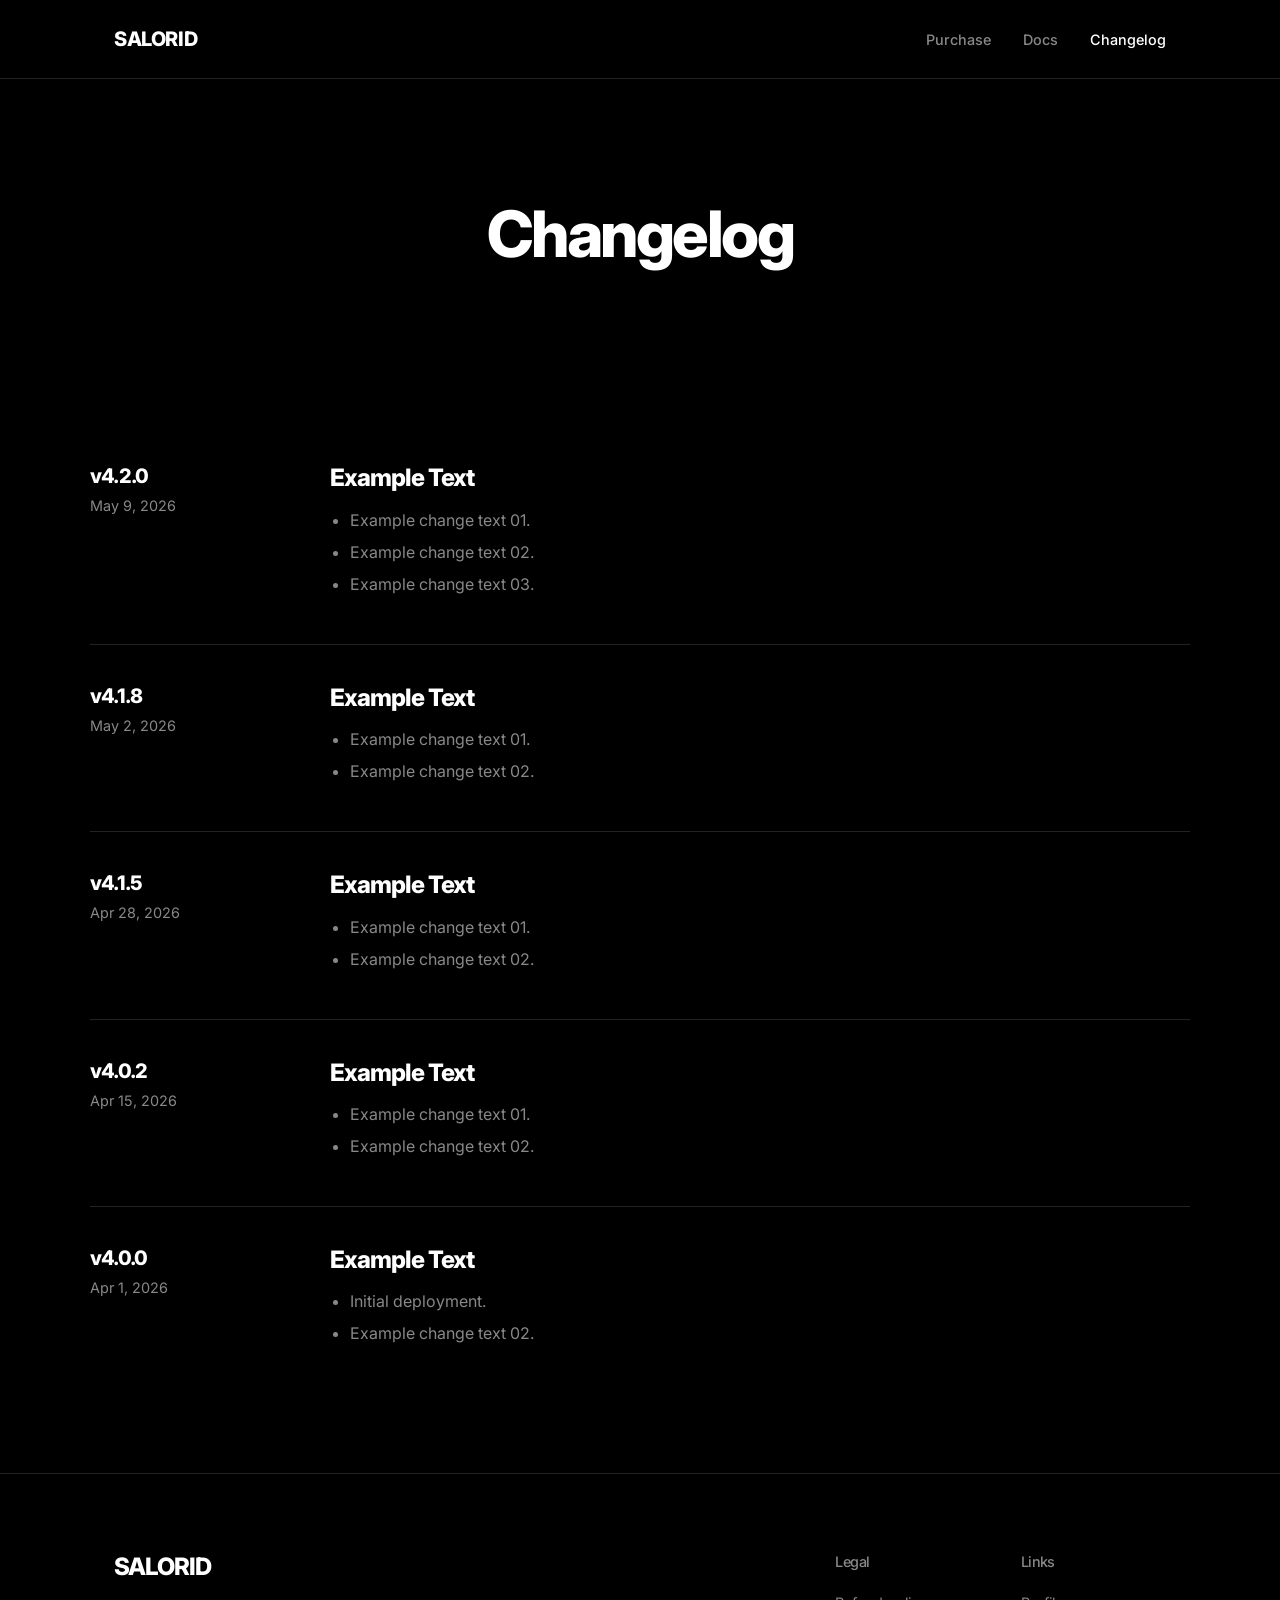
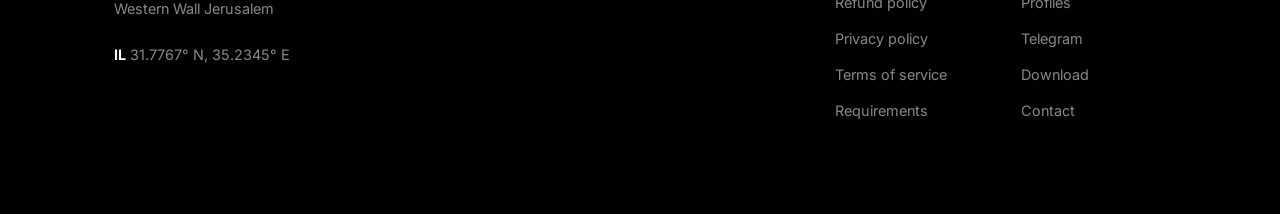
<file: changelog.html>
<!DOCTYPE html>
<html lang="en">

<head>
    <meta charset="UTF-8">
    <meta name="viewport" content="width=device-width, initial-scale=1.0">
    <title>Changelog - Salorid</title>
    <link rel="stylesheet" href="css/style.css">
</head>

<body>

    <nav class="navbar">
        <div class="container">
            <div class="logo"><a href="index.html">SALORID</a></div>
            <ul class="nav-links">
                <li><a href="purchase.html">Purchase</a></li>
                <li><a href="docs.html">Docs</a></li>
                <li><a href="changelog.html" class="active">Changelog</a></li>
            </ul>
        </div>
    </nav>

    <header class="page-header">
        <div class="container">
            <h1>Changelog</h1>
        </div>
    </header>

    <section class="changelog-section container">

        <div class="log-entry">
            <div class="log-meta">
                <h3>v4.2.0</h3>
                <p>May 9, 2026</p>
            </div>
            <div class="log-content">
                <h4>Example Text</h4>
                <ul>
                    <li>Example change text 01.</li>
                    <li>Example change text 02.</li>
                    <li>Example change text 03.</li>
                </ul>
            </div>
        </div>

        <div class="log-entry">
            <div class="log-meta">
                <h3>v4.1.8</h3>
                <p>May 2, 2026</p>
            </div>
            <div class="log-content">
                <h4>Example Text</h4>
                <ul>
                    <li>Example change text 01.</li>
                    <li>Example change text 02.</li>
                </ul>
            </div>
        </div>

        <div class="log-entry">
            <div class="log-meta">
                <h3>v4.1.5</h3>
                <p>Apr 28, 2026</p>
            </div>
            <div class="log-content">
                <h4>Example Text</h4>
                <ul>
                    <li>Example change text 01.</li>
                    <li>Example change text 02.</li>
                </ul>
            </div>
        </div>

        <div class="log-entry">
            <div class="log-meta">
                <h3>v4.0.2</h3>
                <p>Apr 15, 2026</p>
            </div>
            <div class="log-content">
                <h4>Example Text</h4>
                <ul>
                    <li>Example change text 01.</li>
                    <li>Example change text 02.</li>
                </ul>
            </div>
        </div>

        <div class="log-entry">
            <div class="log-meta">
                <h3>v4.0.0</h3>
                <p>Apr 1, 2026</p>
            </div>
            <div class="log-content">
                <h4>Example Text</h4>
                <ul>
                    <li>Initial deployment.</li>
                    <li>Example change text 02.</li>
                </ul>
            </div>
        </div>

    </section>

    <footer>
        <div class="container footer-container">
            <div class="footer-left">
                <h2>SALORID</h2>
                <p class="footer-info">
                    Western Wall Jerusalem<br><br>
                    <strong>IL</strong> 31.7767° N, 35.2345° E
                </p>
            </div>
            <div class="footer-right">
                <div class="footer-col">
                    <h4>Legal</h4>
                    <ul>
                        <li><a href="#">Refund policy</a></li>
                        <li><a href="#">Privacy policy</a></li>
                        <li><a href="#">Terms of service</a></li>
                        <li><a href="docs.html">Requirements</a></li>
                    </ul>
                </div>
                <div class="footer-col">
                    <h4>Links</h4>
                    <ul>
                        <li><a href="#">Profiles</a></li>
                        <li><a href="#">Telegram</a></li>
                        <li><a href="docs.html">Download</a></li>
                        <li><a href="#">Contact</a></li>
                    </ul>
                </div>
            </div>
        </div>
    </footer>

    <script src="js/script.js"></script>
</body>

</html>
</file>
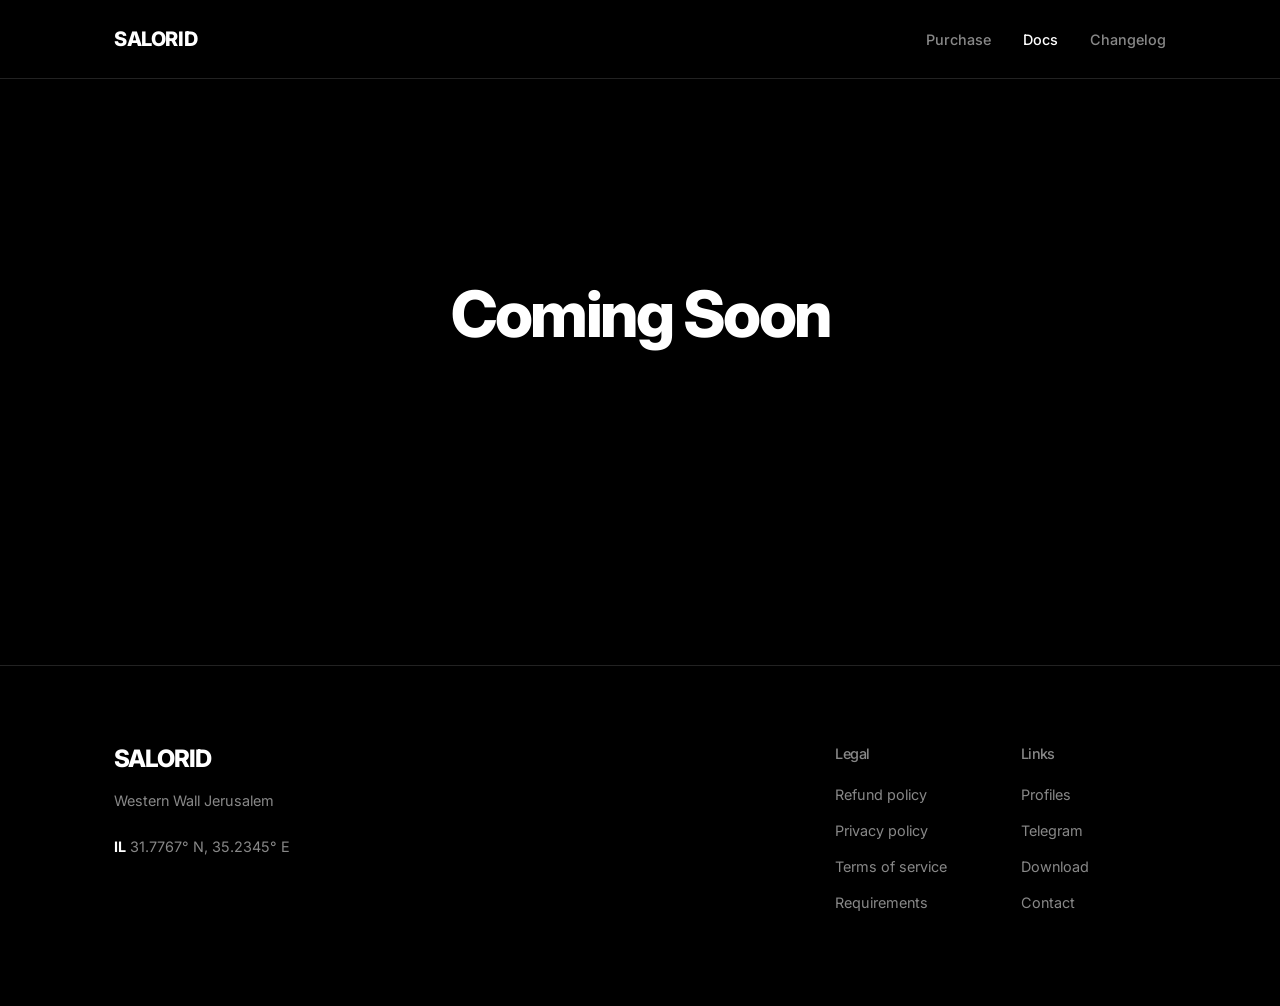
<file: docs.html>
<!DOCTYPE html>
<html lang="en">

<head>
    <meta charset="UTF-8">
    <meta name="viewport" content="width=device-width, initial-scale=1.0">
    <title>Docs - Salorid</title>
    <link rel="stylesheet" href="css/style.css">
</head>

<body>

    <nav class="navbar">
        <div class="container">
            <div class="logo"><a href="index.html">SALORID</a></div>
            <ul class="nav-links">
                <li><a href="purchase.html">Purchase</a></li>
                <li><a href="docs.html" class="active">Docs</a></li>
                <li><a href="changelog.html">Changelog</a></li>
            </ul>
        </div>
    </nav>

    <header class="page-header" style="border-bottom: none; padding: 200px 0;">
        <div class="container">
            <h1>Coming Soon</h1>
        </div>
    </header>

    <footer style="margin-top: 100px;">
        <div class="container footer-container">
            <div class="footer-left">
                <h2>SALORID</h2>
                <p class="footer-info">
                    Western Wall Jerusalem<br><br>
                    <strong>IL</strong> 31.7767° N, 35.2345° E
                </p>
            </div>
            <div class="footer-right">
                <div class="footer-col">
                    <h4>Legal</h4>
                    <ul>
                        <li><a href="#">Refund policy</a></li>
                        <li><a href="#">Privacy policy</a></li>
                        <li><a href="#">Terms of service</a></li>
                        <li><a href="docs.html">Requirements</a></li>
                    </ul>
                </div>
                <div class="footer-col">
                    <h4>Links</h4>
                    <ul>
                        <li><a href="#">Profiles</a></li>
                        <li><a href="#">Telegram</a></li>
                        <li><a href="docs.html">Download</a></li>
                        <li><a href="#">Contact</a></li>
                    </ul>
                </div>
            </div>
        </div>
    </footer>

    <script src="js/script.js"></script>
</body>

</html>
</file>
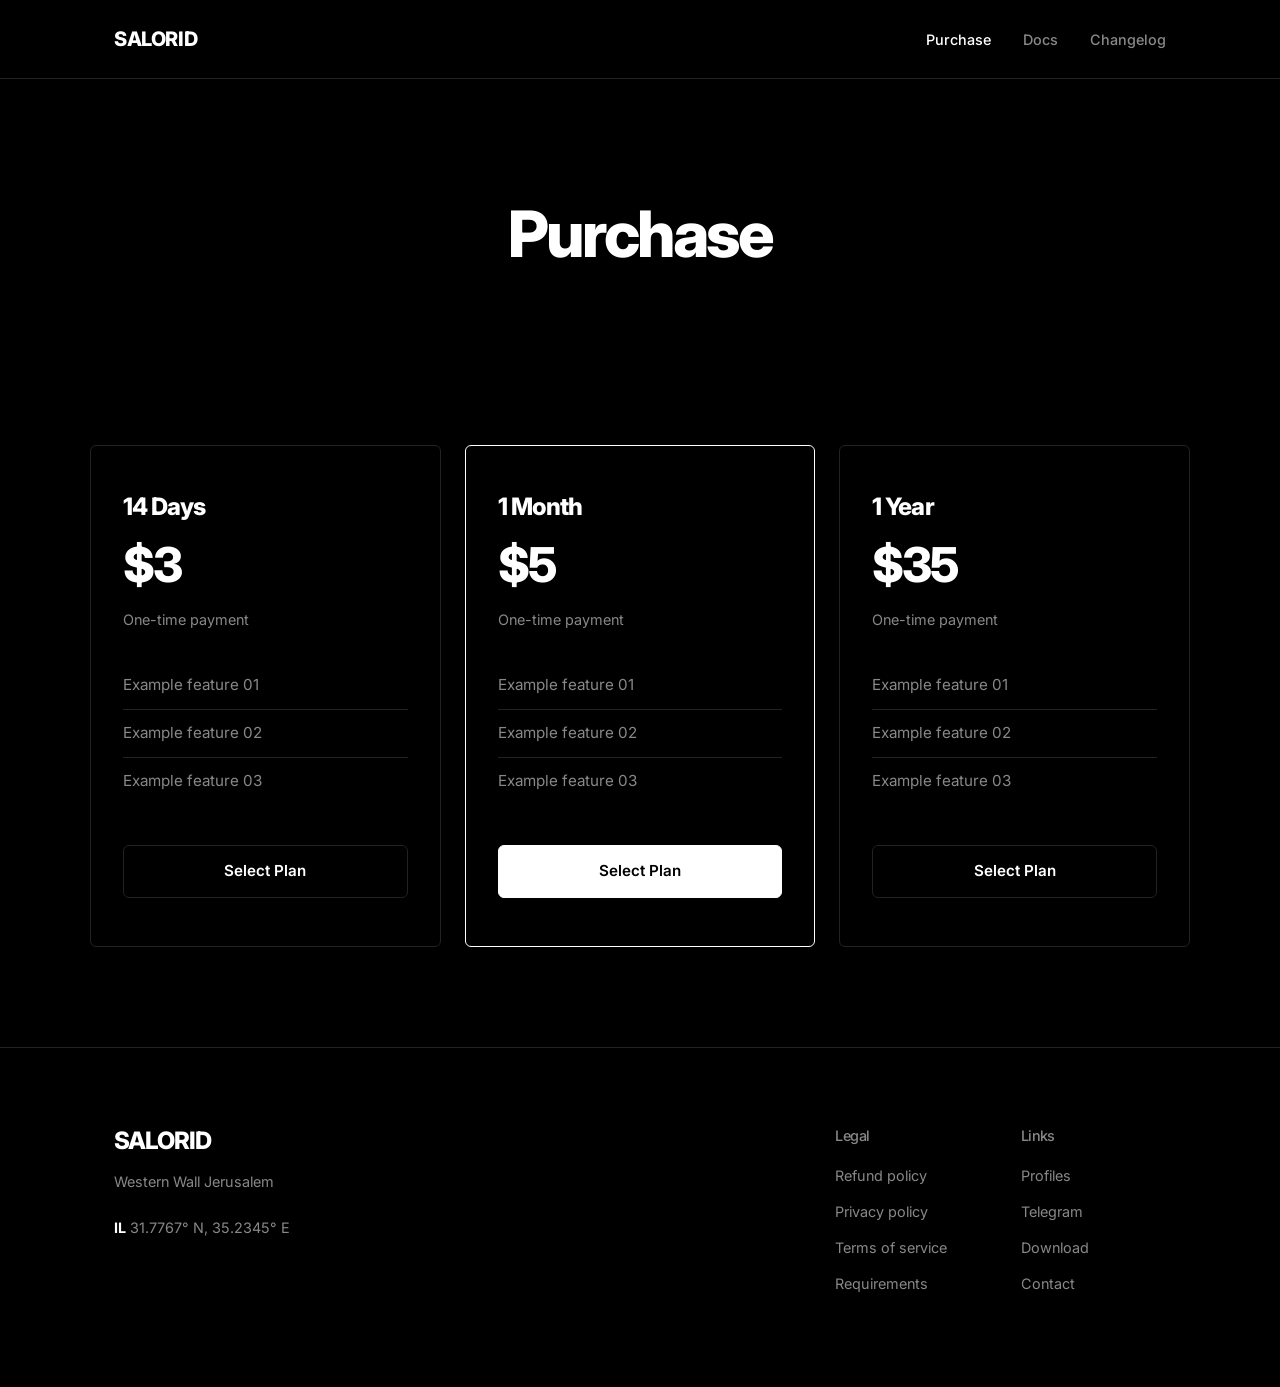
<file: purchase.html>
<!DOCTYPE html>
<html lang="en">

<head>
    <meta charset="UTF-8">
    <meta name="viewport" content="width=device-width, initial-scale=1.0">
    <title>Purchase - Salorid</title>
    <link rel="stylesheet" href="css/style.css">
</head>

<body>

    <nav class="navbar">
        <div class="container">
            <div class="logo"><a href="index.html">SALORID</a></div>
            <ul class="nav-links">
                <li><a href="purchase.html" class="active">Purchase</a></li>
                <li><a href="docs.html">Docs</a></li>
                <li><a href="changelog.html">Changelog</a></li>
            </ul>
        </div>
    </nav>

    <header class="page-header">
        <div class="container">
            <h1>Purchase</h1>
        </div>
    </header>

    <section class="pricing-section container">
        <div class="pricing-grid">

            <div class="pricing-card">
                <h3>14 Days</h3>
                <div class="price">$3</div>
                <div class="duration">One-time payment</div>
                <ul class="pricing-features">
                    <li>Example feature 01</li>
                    <li>Example feature 02</li>
                    <li>Example feature 03</li>
                </ul>
                <a href="#" class="btn btn-outline">Select Plan</a>
            </div>

            <div class="pricing-card premium">
                <h3>1 Month</h3>
                <div class="price">$5</div>
                <div class="duration">One-time payment</div>
                <ul class="pricing-features">
                    <li>Example feature 01</li>
                    <li>Example feature 02</li>
                    <li>Example feature 03</li>
                </ul>
                <a href="#" class="btn">Select Plan</a>
            </div>

            <div class="pricing-card">
                <h3>1 Year</h3>
                <div class="price">$35</div>
                <div class="duration">One-time payment</div>
                <ul class="pricing-features">
                    <li>Example feature 01</li>
                    <li>Example feature 02</li>
                    <li>Example feature 03</li>
                </ul>
                <a href="#" class="btn btn-outline">Select Plan</a>
            </div>

        </div>
    </section>

    <footer>
        <div class="container footer-container">
            <div class="footer-left">
                <h2>SALORID</h2>
                <p class="footer-info">
                    Western Wall Jerusalem<br><br>
                    <strong>IL</strong> 31.7767° N, 35.2345° E
                </p>
            </div>
            <div class="footer-right">
                <div class="footer-col">
                    <h4>Legal</h4>
                    <ul>
                        <li><a href="#">Refund policy</a></li>
                        <li><a href="#">Privacy policy</a></li>
                        <li><a href="#">Terms of service</a></li>
                        <li><a href="docs.html">Requirements</a></li>
                    </ul>
                </div>
                <div class="footer-col">
                    <h4>Links</h4>
                    <ul>
                        <li><a href="#">Profiles</a></li>
                        <li><a href="#">Telegram</a></li>
                        <li><a href="docs.html">Download</a></li>
                        <li><a href="#">Contact</a></li>
                    </ul>
                </div>
            </div>
        </div>
    </footer>

    <script src="js/script.js"></script>
</body>

</html>
</file>
<file: css/style.css>
@import url('https://fonts.googleapis.com/css2?family=Inter:wght@400;500;600;700;800&display=swap');

:root {
    --bg: #000000;
    --fg: #ffffff;
    --muted: #888888;
    --border: #222222;
    --border-hover: #444444;
    --radius: 6px;
    --transition: 0.2s ease-out;
}

* {
    margin: 0;
    padding: 0;
    box-sizing: border-box;
}

::selection {
    background: var(--fg);
    color: var(--bg);
}

body {
    background-color: var(--bg);
    color: var(--fg);
    font-family: 'Inter', -apple-system, BlinkMacSystemFont, sans-serif;
    line-height: 1.5;
    -webkit-font-smoothing: antialiased;
    overflow-x: hidden;
}

a {
    color: inherit;
    text-decoration: none;
    transition: var(--transition);
}

ul {
    list-style: none;
}

.container {
    max-width: 1100px;
    margin: 0 auto;
    padding: 0 24px;
}

h1,
h2,
h3,
h4 {
    font-weight: 800;
    letter-spacing: -0.04em;
    line-height: 1.1;
}

.text-muted {
    color: var(--muted);
}

.btn {
    display: inline-flex;
    align-items: center;
    justify-content: center;
    padding: 14px 28px;
    background: var(--fg);
    color: var(--bg);
    font-weight: 600;
    font-size: 0.95rem;
    border-radius: var(--radius);
    transition: var(--transition);
    border: 1px solid var(--fg);
    cursor: pointer;
}

.btn:hover {
    background: transparent;
    color: var(--fg);
}

.btn-outline {
    background: transparent;
    color: var(--fg);
    border-color: var(--border);
}

.btn-outline:hover {
    border-color: var(--fg);
    background: transparent;
}

.navbar {
    padding: 24px 0;
    position: sticky;
    top: 0;
    background: rgba(0, 0, 0, 0.8);
    backdrop-filter: blur(12px);
    -webkit-backdrop-filter: blur(12px);
    z-index: 100;
    border-bottom: 1px solid var(--border);
}

.navbar .container {
    display: flex;
    justify-content: space-between;
    align-items: center;
}

.logo {
    font-size: 1.25rem;
    font-weight: 800;
    letter-spacing: -0.02em;
}

.nav-links {
    display: flex;
    gap: 32px;
    align-items: center;
}

.nav-links a {
    font-size: 0.9rem;
    font-weight: 500;
    color: var(--muted);
}

.nav-links a:hover,
.nav-links a.active {
    color: var(--fg);
}

.hero {
    padding: 160px 0 100px;
    text-align: center;
}

.hero h1 {
    font-size: clamp(3.5rem, 8vw, 6rem);
    margin-bottom: 24px;
}

.hero p {
    font-size: 1.25rem;
    color: var(--muted);
    max-width: 600px;
    margin: 0 auto 40px;
}

.hero-actions {
    display: flex;
    gap: 16px;
    justify-content: center;
}

.feature-row {
    display: flex;
    align-items: center;
    gap: 80px;
    padding: 100px 0;
    border-bottom: 1px solid var(--border);
}

.feature-row:last-child {
    border-bottom: none;
}

.feature-row.reverse {
    flex-direction: row-reverse;
}

.feature-content {
    flex: 1;
}

.feature-content h2 {
    font-size: 3rem;
    margin-bottom: 20px;
}

.feature-content p {
    font-size: 1.1rem;
    color: var(--muted);
    margin-bottom: 30px;
}

.feature-content a {
    font-size: 0.95rem;
    font-weight: 500;
    display: inline-flex;
    align-items: center;
    gap: 8px;
}

.feature-content a:hover {
    color: var(--muted);
}

.feature-media {
    flex: 1.2;
    background: #0a0a0a;
    border: 1px solid var(--border);
    border-radius: var(--radius);
    aspect-ratio: 16/10;
    overflow: hidden;
    display: flex;
    align-items: center;
    justify-content: center;
}

.feature-media img {
    width: 100%;
    height: 100%;
    object-fit: cover;
    opacity: 0.8;
    transition: opacity 0.3s;
}

.feature-media:hover img {
    opacity: 1;
}

.video-placeholder {
    color: var(--muted);
    display: flex;
    flex-direction: column;
    align-items: center;
    gap: 16px;
}

.page-header {
    padding: 120px 0 60px;
    text-align: center;
}

.page-header h1 {
    font-size: 4rem;
    margin-bottom: 16px;
}

.page-header p {
    color: var(--muted);
    font-size: 1.1rem;
}

.pricing-section {
    padding: 100px 0;
}

.pricing-grid {
    display: grid;
    grid-template-columns: repeat(3, 1fr);
    gap: 24px;
}

.pricing-card {
    border: 1px solid var(--border);
    border-radius: var(--radius);
    padding: 48px 32px;
    display: flex;
    flex-direction: column;
    background: #000;
    transition: var(--transition);
}

.pricing-card:hover {
    border-color: var(--border-hover);
    transform: translateY(-4px);
}

.pricing-card.premium {
    border-color: var(--fg);
}

.pricing-card h3 {
    font-size: 1.5rem;
    margin-bottom: 8px;
}

.pricing-card .price {
    font-size: 3rem;
    font-weight: 800;
    letter-spacing: -0.04em;
    margin-bottom: 8px;
}

.pricing-card .duration {
    color: var(--muted);
    font-size: 0.9rem;
    margin-bottom: 32px;
}

.pricing-features {
    flex: 1;
    margin-bottom: 40px;
}

.pricing-features li {
    padding: 12px 0;
    border-bottom: 1px solid var(--border);
    color: var(--muted);
    font-size: 0.95rem;
}

.pricing-features li:last-child {
    border-bottom: none;
}

.pricing-card .btn {
    width: 100%;
}

.changelog-section {
    padding: 80px 0;
}

.log-entry {
    padding: 40px 0;
    border-bottom: 1px solid var(--border);
    display: grid;
    grid-template-columns: 200px 1fr;
    gap: 40px;
}

.log-entry:last-child {
    border-bottom: none;
}

.log-meta h3 {
    font-size: 1.25rem;
    margin-bottom: 8px;
}

.log-meta p {
    color: var(--muted);
    font-size: 0.9rem;
}

.log-content h4 {
    font-size: 1.5rem;
    margin-bottom: 16px;
}

.log-content ul {
    list-style: disc;
    padding-left: 20px;
    color: var(--muted);
}

.log-content li {
    margin-bottom: 8px;
    font-size: 1rem;
}

footer {
    padding: 80px 0;
    border-top: 1px solid var(--border);
}

.footer-container {
    display: flex;
    justify-content: space-between;
    gap: 60px;
}

.footer-left {
    flex: 2;
}

.footer-right {
    flex: 1;
    display: grid;
    grid-template-columns: 1fr 1fr;
    gap: 40px;
}

.footer-left h2 {
    font-size: 1.5rem;
    margin-bottom: 16px;
}

.footer-info {
    color: var(--muted);
    font-size: 0.9rem;
    line-height: 1.6;
}

.footer-info strong {
    color: var(--fg);
}

.footer-col h4 {
    font-size: 0.9rem;
    margin-bottom: 20px;
    color: var(--muted);
    font-weight: 500;
}

.footer-col li {
    margin-bottom: 12px;
}

.footer-col a {
    color: var(--muted);
    font-size: 0.9rem;
}

.footer-col a:hover {
    color: var(--fg);
}

@media (max-width: 900px) {

    .feature-row,
    .feature-row.reverse {
        flex-direction: column;
        text-align: center;
        gap: 40px;
    }

    .feature-media {
        width: 100%;
    }

    .pricing-grid {
        grid-template-columns: 1fr;
        max-width: 400px;
        margin: 0 auto;
    }

    .log-entry {
        grid-template-columns: 1fr;
        gap: 20px;
    }

    .footer-container {
        flex-direction: column;
    }
}

@media (max-width: 600px) {
    .nav-links {
        display: none;
    }

    .hero h1 {
        font-size: 3rem;
    }

    .page-header h1 {
        font-size: 2.5rem;
    }
}
</file>
